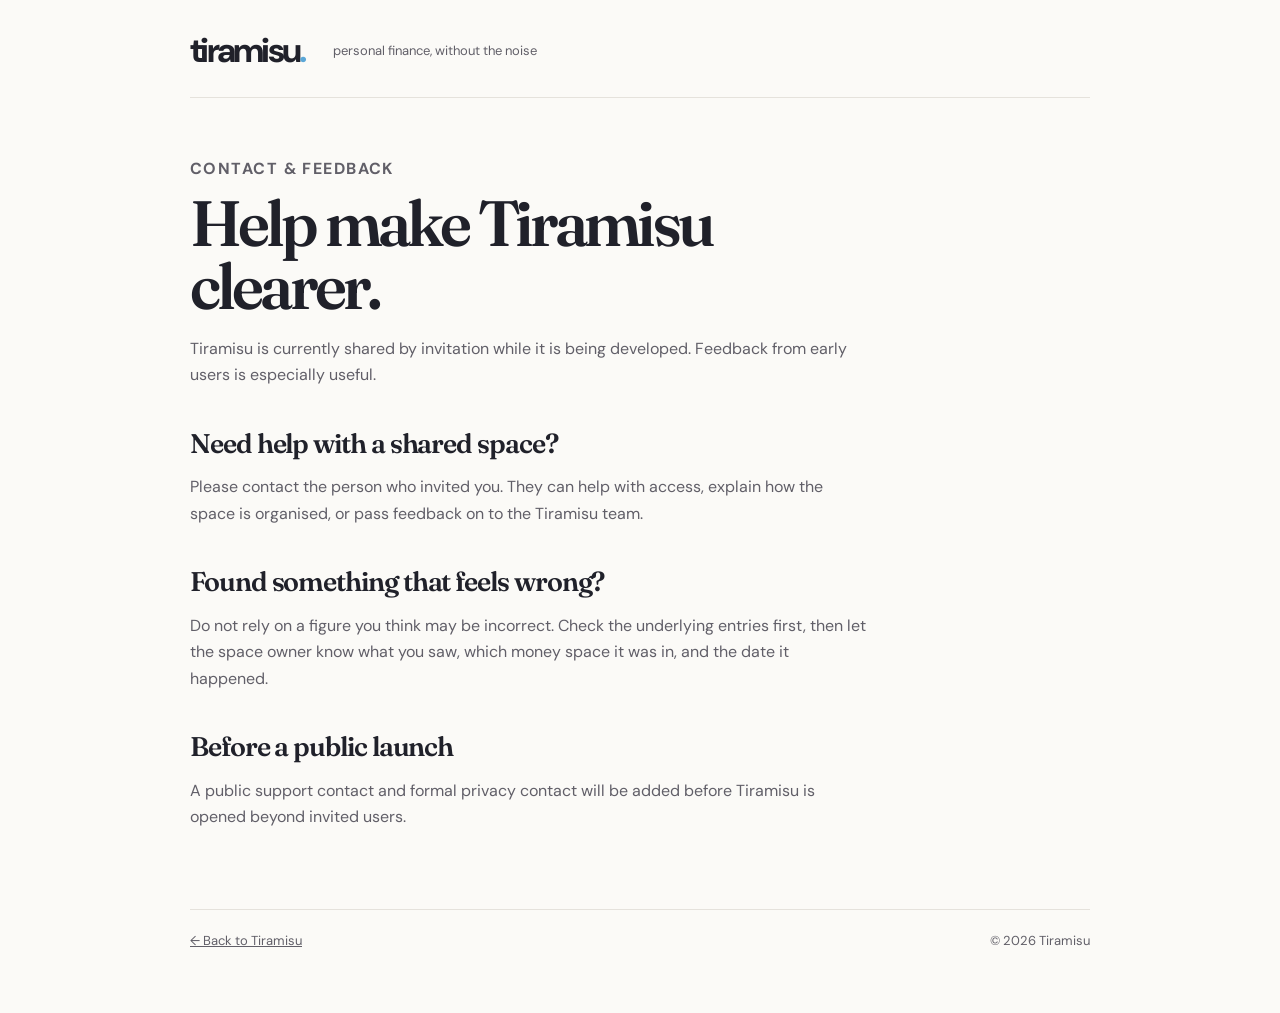
<file: contact.html>
<!doctype html>
<html lang="en"><head><meta charset="utf-8"><meta name="viewport" content="width=device-width,initial-scale=1"><meta name="theme-color" content="#fbfaf7"><title>Contact &amp; feedback · tiramisu</title><script src="info-theme.js?v=1"></script><link rel="stylesheet" href="styles.css"><link rel="stylesheet" href="info.css?v=2"></head>
<body><main class="info-main"><header class="info-header"><a class="info-brand" href="./" aria-label="Tiramisu home">tiramisu<span>.</span></a><p>personal finance, without the noise</p></header><article class="info-content"><p class="info-eyebrow">Contact &amp; feedback</p><h1>Help make Tiramisu clearer.</h1><p>Tiramisu is currently shared by invitation while it is being developed. Feedback from early users is especially useful.</p><h2>Need help with a shared space?</h2><p>Please contact the person who invited you. They can help with access, explain how the space is organised, or pass feedback on to the Tiramisu team.</p><h2>Found something that feels wrong?</h2><p>Do not rely on a figure you think may be incorrect. Check the underlying entries first, then let the space owner know what you saw, which money space it was in, and the date it happened.</p><h2>Before a public launch</h2><p>A public support contact and formal privacy contact will be added before Tiramisu is opened beyond invited users.</p></article><footer class="info-footer"><a href="./">← Back to Tiramisu</a><span>© 2026 Tiramisu</span></footer></main></body></html>
</file>
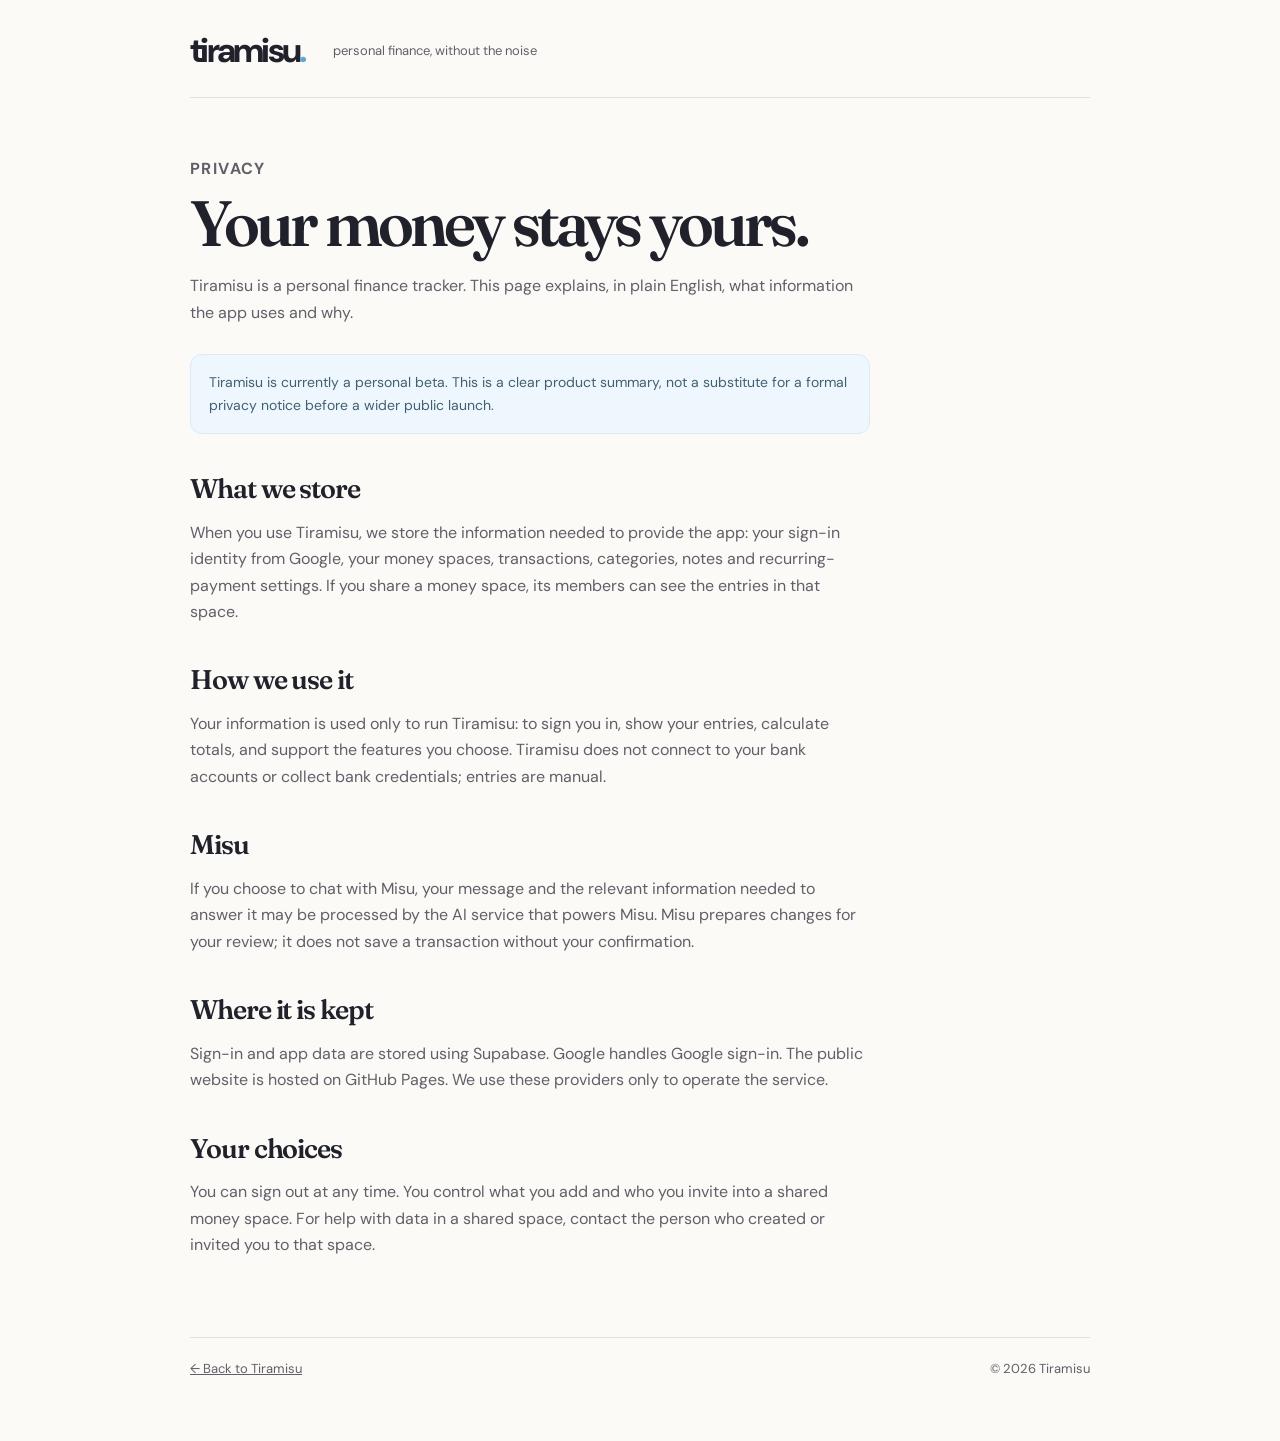
<file: privacy.html>
<!doctype html>
<html lang="en"><head><meta charset="utf-8"><meta name="viewport" content="width=device-width,initial-scale=1"><meta name="theme-color" content="#fbfaf7"><title>Privacy · tiramisu</title><script src="info-theme.js?v=1"></script><link rel="stylesheet" href="styles.css"><link rel="stylesheet" href="info.css?v=2"></head>
<body><main class="info-main"><header class="info-header"><a class="info-brand" href="./" aria-label="Tiramisu home">tiramisu<span>.</span></a><p>personal finance, without the noise</p></header><article class="info-content"><p class="info-eyebrow">Privacy</p><h1>Your money stays yours.</h1><p>Tiramisu is a personal finance tracker. This page explains, in plain English, what information the app uses and why.</p><aside class="info-note"><p>Tiramisu is currently a personal beta. This is a clear product summary, not a substitute for a formal privacy notice before a wider public launch.</p></aside><h2>What we store</h2><p>When you use Tiramisu, we store the information needed to provide the app: your sign-in identity from Google, your money spaces, transactions, categories, notes and recurring-payment settings. If you share a money space, its members can see the entries in that space.</p><h2>How we use it</h2><p>Your information is used only to run Tiramisu: to sign you in, show your entries, calculate totals, and support the features you choose. Tiramisu does not connect to your bank accounts or collect bank credentials; entries are manual.</p><h2>Misu</h2><p>If you choose to chat with Misu, your message and the relevant information needed to answer it may be processed by the AI service that powers Misu. Misu prepares changes for your review; it does not save a transaction without your confirmation.</p><h2>Where it is kept</h2><p>Sign-in and app data are stored using Supabase. Google handles Google sign-in. The public website is hosted on GitHub Pages. We use these providers only to operate the service.</p><h2>Your choices</h2><p>You can sign out at any time. You control what you add and who you invite into a shared money space. For help with data in a shared space, contact the person who created or invited you to that space.</p></article><footer class="info-footer"><a href="./">← Back to Tiramisu</a><span>© 2026 Tiramisu</span></footer></main></body></html>
</file>
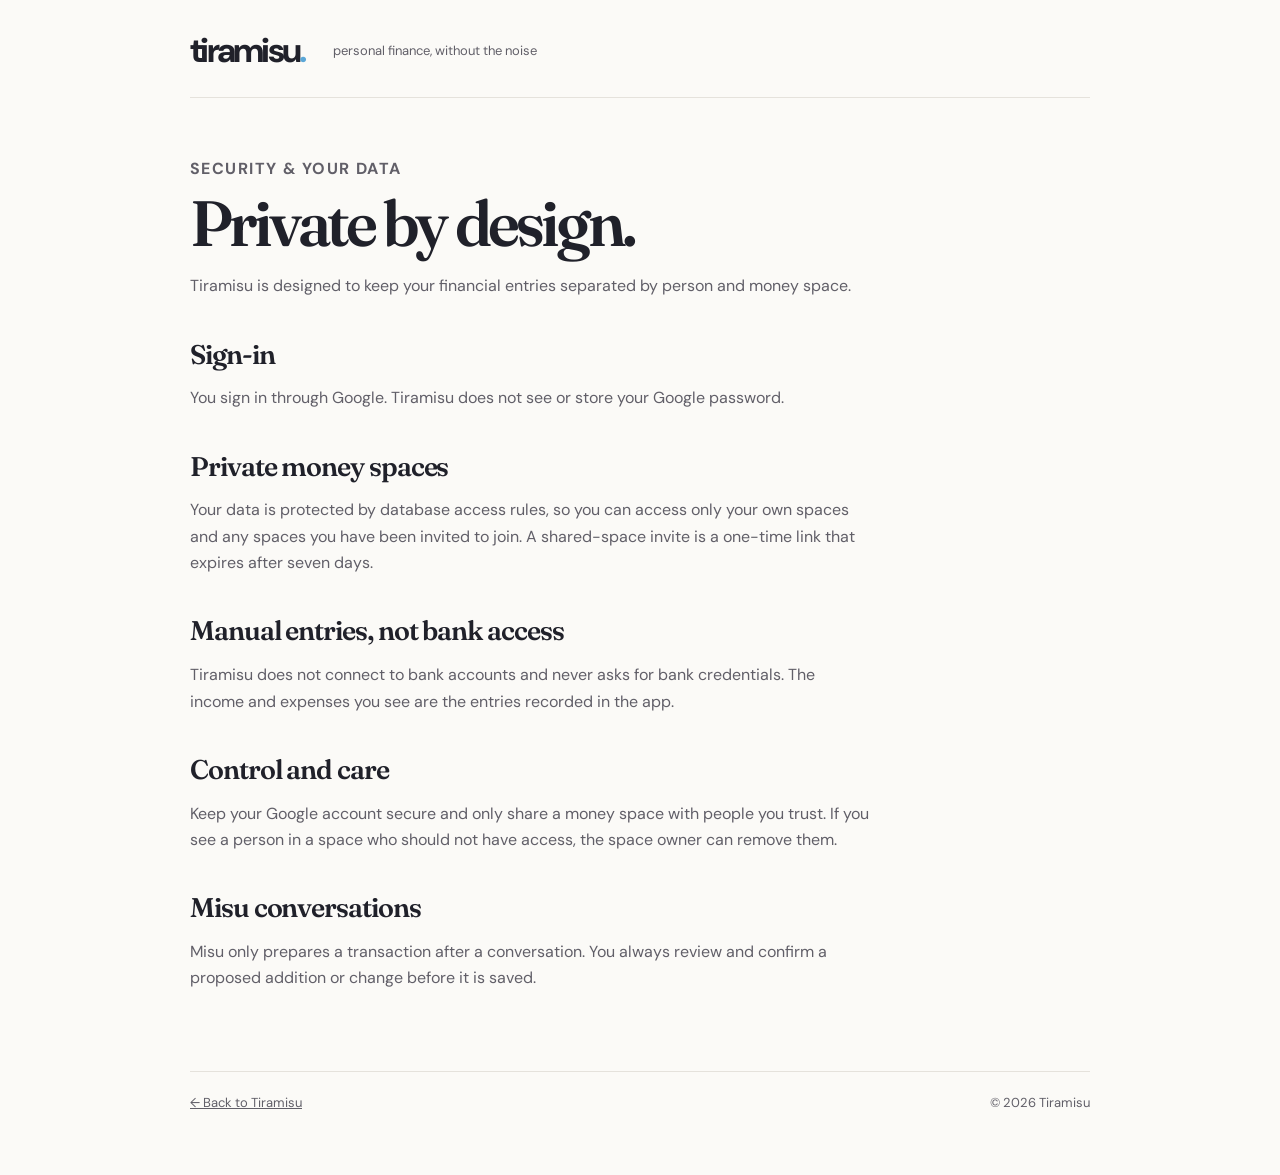
<file: security.html>
<!doctype html>
<html lang="en"><head><meta charset="utf-8"><meta name="viewport" content="width=device-width,initial-scale=1"><meta name="theme-color" content="#fbfaf7"><title>Security &amp; your data · tiramisu</title><script src="info-theme.js?v=1"></script><link rel="stylesheet" href="styles.css"><link rel="stylesheet" href="info.css?v=2"></head>
<body><main class="info-main"><header class="info-header"><a class="info-brand" href="./" aria-label="Tiramisu home">tiramisu<span>.</span></a><p>personal finance, without the noise</p></header><article class="info-content"><p class="info-eyebrow">Security &amp; your data</p><h1>Private by design.</h1><p>Tiramisu is designed to keep your financial entries separated by person and money space.</p><h2>Sign-in</h2><p>You sign in through Google. Tiramisu does not see or store your Google password.</p><h2>Private money spaces</h2><p>Your data is protected by database access rules, so you can access only your own spaces and any spaces you have been invited to join. A shared-space invite is a one-time link that expires after seven days.</p><h2>Manual entries, not bank access</h2><p>Tiramisu does not connect to bank accounts and never asks for bank credentials. The income and expenses you see are the entries recorded in the app.</p><h2>Control and care</h2><p>Keep your Google account secure and only share a money space with people you trust. If you see a person in a space who should not have access, the space owner can remove them.</p><h2>Misu conversations</h2><p>Misu only prepares a transaction after a conversation. You always review and confirm a proposed addition or change before it is saved.</p></article><footer class="info-footer"><a href="./">← Back to Tiramisu</a><span>© 2026 Tiramisu</span></footer></main></body></html>
</file>
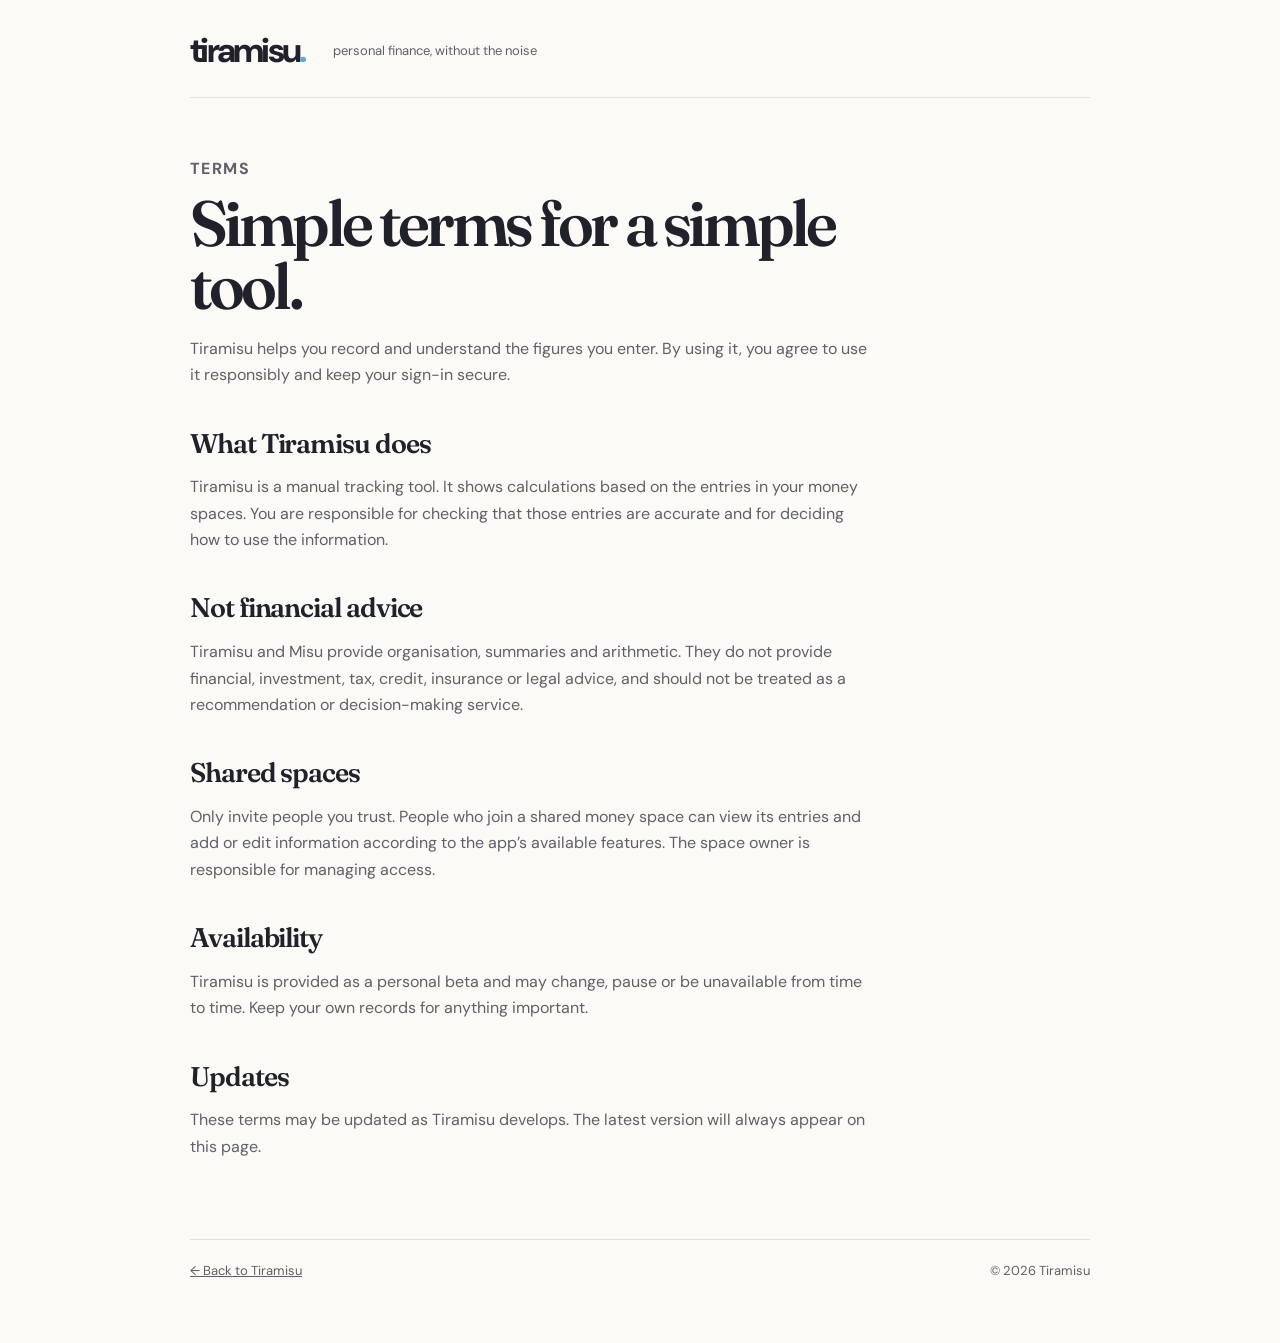
<file: terms.html>
<!doctype html>
<html lang="en"><head><meta charset="utf-8"><meta name="viewport" content="width=device-width,initial-scale=1"><meta name="theme-color" content="#fbfaf7"><title>Terms · tiramisu</title><script src="info-theme.js?v=1"></script><link rel="stylesheet" href="styles.css"><link rel="stylesheet" href="info.css?v=2"></head>
<body><main class="info-main"><header class="info-header"><a class="info-brand" href="./" aria-label="Tiramisu home">tiramisu<span>.</span></a><p>personal finance, without the noise</p></header><article class="info-content"><p class="info-eyebrow">Terms</p><h1>Simple terms for a simple tool.</h1><p>Tiramisu helps you record and understand the figures you enter. By using it, you agree to use it responsibly and keep your sign-in secure.</p><h2>What Tiramisu does</h2><p>Tiramisu is a manual tracking tool. It shows calculations based on the entries in your money spaces. You are responsible for checking that those entries are accurate and for deciding how to use the information.</p><h2>Not financial advice</h2><p>Tiramisu and Misu provide organisation, summaries and arithmetic. They do not provide financial, investment, tax, credit, insurance or legal advice, and should not be treated as a recommendation or decision-making service.</p><h2>Shared spaces</h2><p>Only invite people you trust. People who join a shared money space can view its entries and add or edit information according to the app’s available features. The space owner is responsible for managing access.</p><h2>Availability</h2><p>Tiramisu is provided as a personal beta and may change, pause or be unavailable from time to time. Keep your own records for anything important.</p><h2>Updates</h2><p>These terms may be updated as Tiramisu develops. The latest version will always appear on this page.</p></article><footer class="info-footer"><a href="./">← Back to Tiramisu</a><span>© 2026 Tiramisu</span></footer></main></body></html>
</file>
<file: styles.css>
@import url('https://fonts.googleapis.com/css2?family=DM+Mono&family=DM+Sans:wght@400;500;600;700&family=Fraunces:opsz,wght@9..144,600&display=swap');
:root{--ink:#202128;--muted:#77757e;--line:#e8e5df;--paper:#faf9f6;--blue:#b9e1ff;--blue-deep:#4e88b5}*{box-sizing:border-box}body{margin:0;background:var(--paper);color:var(--ink);font-family:'DM Sans',sans-serif}main{max-width:1180px;margin:auto;padding:26px 28px 55px}header{display:flex;align-items:center;gap:24px;padding-bottom:25px;border-bottom:1px solid var(--line)}.brand{font-size:27px;letter-spacing:-2px;color:var(--ink);text-decoration:none;font-weight:700}.brand span{color:var(--blue-deep)}header p{margin:0;font-size:13px;line-height:1;color:var(--muted);flex:1;align-self:center}button{border:1px solid var(--line);background:#fff;border-radius:9px;padding:10px 13px;cursor:pointer;font:600 13px inherit;color:var(--ink)}#sign-in,footer button:last-child,.hero-button{background:var(--ink);color:#fff;border-color:var(--ink)}#user{align-items:center;gap:12px;font-size:13px}.landing{min-height:calc(100vh - 145px);display:grid;grid-template-columns:1.1fr .9fr;gap:72px;align-items:center;padding:58px 8% 40px}.landing-copy>small{color:var(--blue-deep)}.landing h1,.hero h1{font-size:clamp(52px,7vw,82px);line-height:.91;letter-spacing:-.07em;margin:14px 0 25px}.landing h1 i,.hero h1 i{font:600 1em Fraunces,serif}.landing-copy>p{font-size:18px;line-height:1.55;color:var(--muted);max-width:430px;margin:0 0 28px}.hero-button{padding:16px 19px;font-size:15px}.hero-button span{font-size:20px;margin-left:16px;line-height:0}.privacy-note{font-size:12px!important;margin-top:17px!important}.landing-preview{background:#fff;border:1px solid var(--line);border-radius:18px;padding:28px;box-shadow:12px 16px 0 #e5f2fb;transform:rotate(2deg)}.preview-top{display:grid;grid-template-columns:1fr auto;gap:5px}.preview-top span{font:12px 'DM Mono';color:var(--muted);text-transform:uppercase}.preview-top b{font-size:34px;letter-spacing:-.06em}.preview-top small{grid-column:2;color:var(--blue-deep);font:11px 'DM Mono'}.preview-bar{height:9px;background:#f0ede6;border-radius:20px;margin:26px 0 20px}.preview-bar span{display:block;height:100%;width:68%;background:var(--blue);border-radius:20px}.preview-item{display:grid;grid-template-columns:34px 1fr auto;align-items:center;gap:11px;padding:13px 0;border-bottom:1px solid #efede9;font-size:14px}.preview-item i,.icon{width:32px;height:32px;border-radius:9px;display:grid;place-items:center;font-style:normal}.grocery{background:#9bd7ba38}.coffee{background:#ffb07c38}.travel{background:#98b9f538}.preview-item b{font:13px 'DM Mono'}.preview-line{height:1px;background:var(--line);margin:20px 0}.landing-preview>p{font:600 17px Fraunces,serif;margin:0}.hero{display:flex;justify-content:space-between;align-items:end;padding:67px 0 42px}.hero h1{font-size:clamp(48px,7vw,78px);margin:8px 0 0}small{font:500 11px 'DM Mono';letter-spacing:.06em;color:var(--muted);text-transform:uppercase}.cards{display:grid;grid-template-columns:1.45fr 1fr 1fr;gap:14px}.cards article,.panels article{background:#fff;border:1px solid var(--line);border-radius:14px;padding:23px}.cards article{min-height:164px;display:flex;flex-direction:column}.cards .left{background:var(--blue);border-color:var(--blue)}.cards p{margin:0;color:var(--muted);font-size:14px}.cards strong{font-size:32px;letter-spacing:-.055em;margin-top:13px}.cards small{margin-top:auto;text-transform:none;letter-spacing:0}.panels{display:grid;grid-template-columns:1.15fr .85fr;gap:14px;margin-top:14px}.panels article{min-height:380px}.heading{display:flex;justify-content:space-between;gap:10px}.heading h2{margin:7px 0 0;font-size:21px;letter-spacing:-.04em}.heading>span{font:12px 'DM Mono';color:var(--muted)}.add{border:0;color:var(--blue-deep)}.empty{margin-top:25px;padding:34px 15px;border:1px dashed #d9d5cd;border-radius:10px;color:var(--muted);text-align:center;font-size:14px}.row{display:grid;grid-template-columns:130px 1fr 75px;align-items:center;gap:12px;margin:18px 0;font-size:14px}.bar{height:8px;background:#f0ede6;border-radius:9px;overflow:hidden}.bar span{display:block;height:100%;border-radius:9px}.row>span:last-child{text-align:right;font:12px 'DM Mono'}.transaction{display:grid;grid-template-columns:34px 1fr auto auto;gap:11px;align-items:center;padding:14px 0;border-bottom:1px solid #efede9}.transaction b{font-size:14px}.transaction small{display:block;text-transform:none;letter-spacing:0;margin-top:3px}.transaction em{font:13px 'DM Mono';font-style:normal}.positive{color:#3e88b5}dialog{border:0;border-radius:16px;width:min(470px,calc(100vw - 28px));box-shadow:0 24px 65px #20212844}dialog::backdrop{background:#20212877}form{padding:4px}form label{display:block;font-size:13px;font-weight:600;margin:14px 0}form input,form select{display:block;width:100%;padding:11px;margin-top:7px;border:1px solid var(--line);border-radius:9px;background:#fff;font:inherit}fieldset{display:flex;margin:22px 0 17px;padding:4px;border:0;background:#f0ede6;border-radius:9px}fieldset label{flex:1;text-align:center;margin:0;padding:8px}fieldset input{width:auto;display:inline;margin:0 5px 0 0}label em{font-weight:400;color:var(--muted)}footer{display:flex;justify-content:space-between;margin-top:23px}#delete{border:0;color:#c34b36}@media(max-width:760px){main{padding:20px 16px}.brand{font-size:25px}header p{display:none}.landing{display:block;min-height:auto;padding:65px 7px 42px}.landing h1{font-size:59px}.landing-preview{margin-top:48px;transform:rotate(0)}.hero{padding:48px 0 30px;display:block}.hero>div:last-child{margin-top:25px}.cards,.panels{grid-template-columns:1fr}.cards article{min-height:130px}.panels article{min-height:auto}.row{grid-template-columns:112px 1fr 68px}.transaction{grid-template-columns:34px 1fr auto}.transaction button{display:none}#user span{display:none}}
</file>
<file: info.css>
:root { --info-ink: #20212a; --info-muted: #615f68; --info-paper: #fbfaf7; --info-line: #e5e2dc; --info-blue: #a9d8f6; }
html[data-theme="night"] { --info-ink: #edf2f7; --info-muted: #abb5c1; --info-paper: #171b22; --info-line: #39424f; --info-blue: #a9d8ff; }
body { background: var(--info-paper); color: var(--info-ink); }
.info-main { width: min(900px, calc(100% - 40px)); margin: 0 auto; padding: 28px 0 64px; }
.info-header { display: flex; align-items: baseline; gap: 28px; padding-bottom: 24px; border-bottom: 1px solid var(--info-line); }
.info-brand { color: var(--info-ink); font-size: 34px; font-weight: 800; letter-spacing: -.08em; text-decoration: none; }
.info-brand span { color: #5ba7d7; }
.info-header p { margin: 0; color: var(--info-muted); }
.info-content { max-width: 680px; padding: 58px 0 40px; }
.info-eyebrow { margin: 0 0 10px; color: #5c8dad; font-size: 12px; font-weight: 700; letter-spacing: .09em; text-transform: uppercase; }
.info-content h1 { margin: 0 0 18px; font: 600 clamp(42px, 6vw, 64px)/.98 Fraunces, Georgia, serif; letter-spacing: -.06em; }
.info-content h2 { margin: 40px 0 10px; font: 600 27px/1.1 Fraunces, Georgia, serif; letter-spacing: -.04em; }
.info-content p, .info-content li { color: var(--info-muted); font-size: 16px; line-height: 1.65; }
.info-content ul { padding-left: 22px; }
.info-content a { color: var(--info-ink); text-decoration-color: #8cc8eb; text-underline-offset: 3px; }
.info-note { margin: 28px 0; padding: 16px 18px; border: 1px solid #d8ebf8; border-radius: 12px; background: #eef7fd; }
.info-note p { margin: 0; color: #426071; font-size: 14px; }
html[data-theme="night"] .info-note { border-color: #34546b; background: #1d3548; }
html[data-theme="night"] .info-note p { color: #d7ebf8; }
.info-footer { display: flex; justify-content: space-between; gap: 16px; padding-top: 22px; border-top: 1px solid var(--info-line); color: var(--info-muted); font-size: 13px; }
.info-footer a { color: inherit; }
.public-footer { display: flex; justify-content: space-between; align-items: center; gap: 16px; margin: 0 8% 30px; padding: 24px 0; border-top: 1px solid var(--line); color: var(--muted); font-size: 13px; }
.public-footer nav { display: flex; flex-wrap: wrap; gap: 18px; }
.public-footer a { color: inherit; text-decoration: none; }
.public-footer a:hover { color: var(--ink); text-decoration: underline; text-underline-offset: 4px; }
body:has(#app-view:not([hidden])) #public-footer { display: none; }
@media (max-width: 620px) { .info-main { width: min(100% - 32px, 900px); padding-top: 20px; } .info-header { align-items: flex-start; flex-direction: column; gap: 4px; padding-bottom: 18px; } .info-content { padding-top: 42px; } .info-footer, .public-footer { align-items: flex-start; flex-direction: column; } .public-footer { margin: 0 20px 24px; } }
</file>
